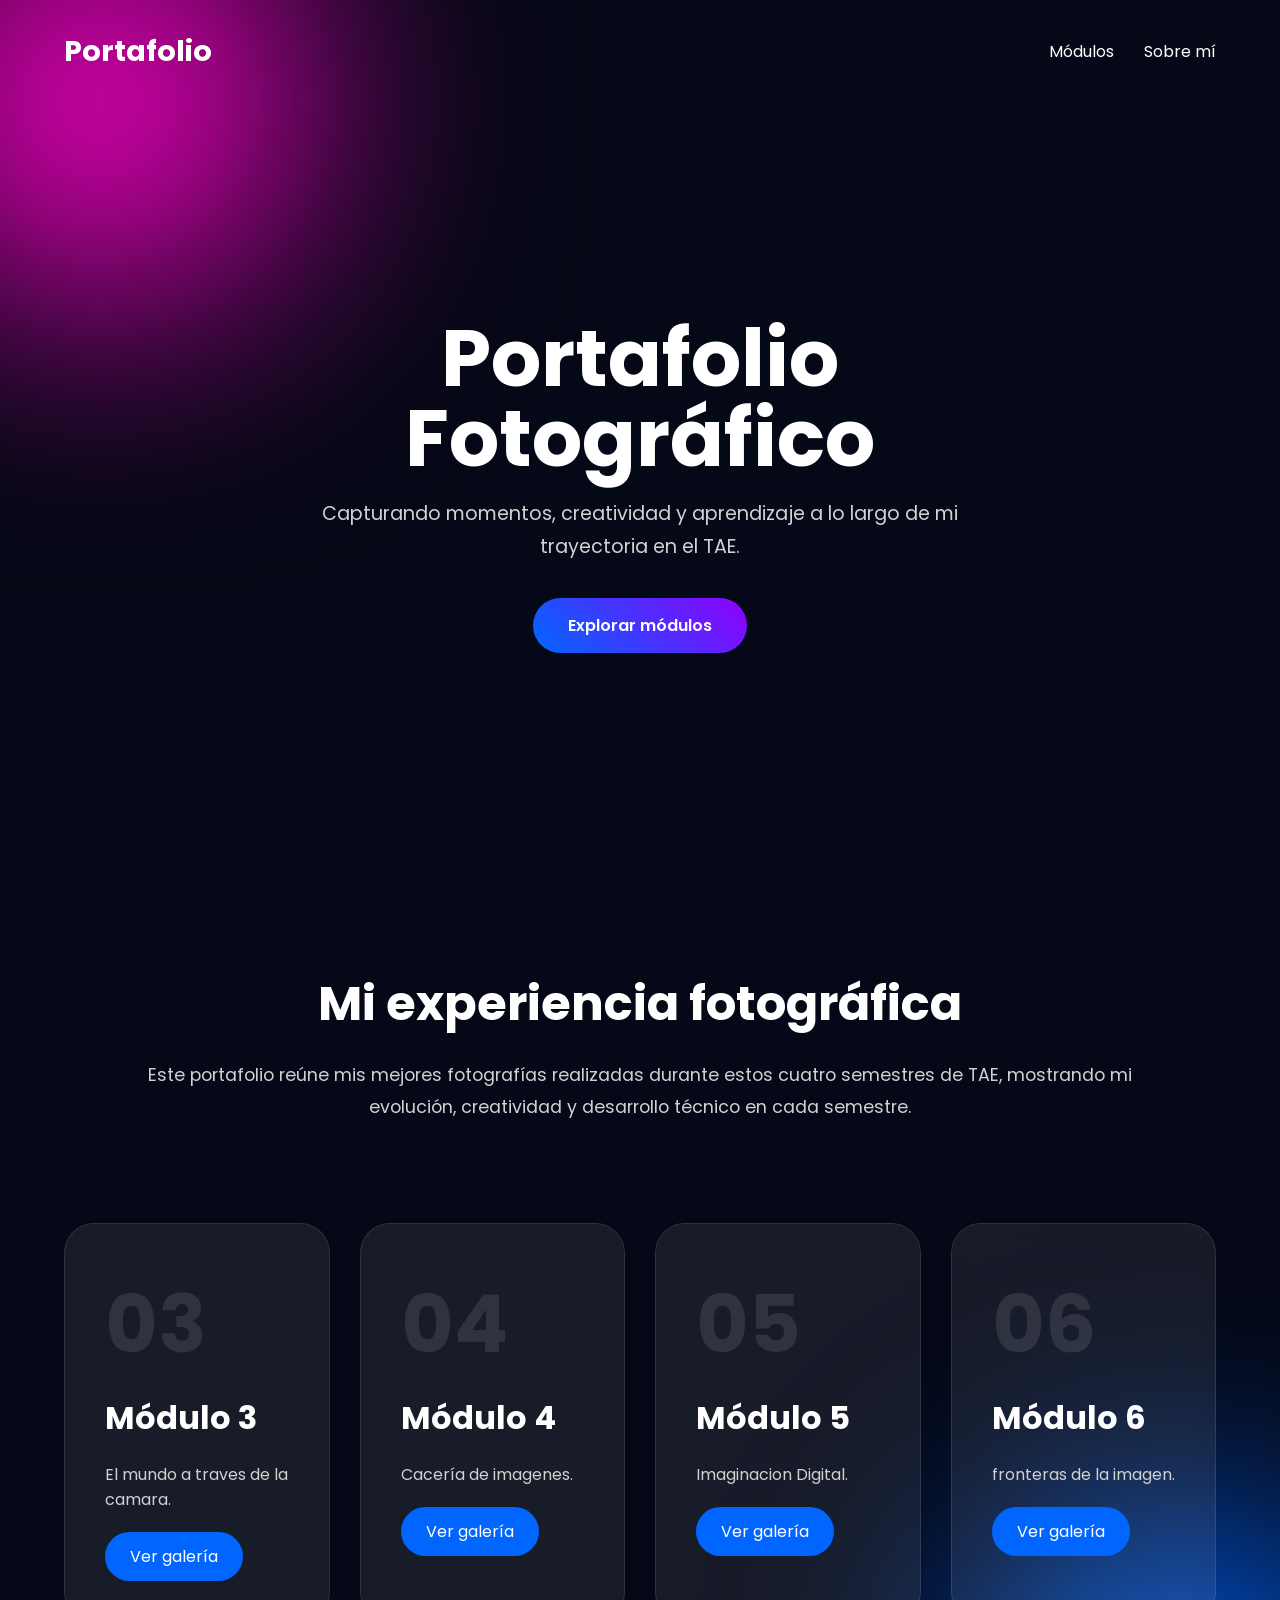
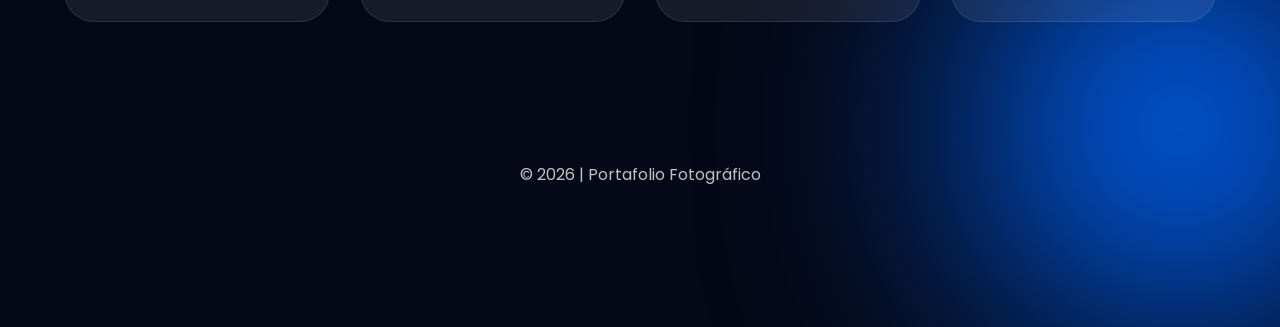
<file: index.html>
<!DOCTYPE html>
<html lang="es">
<head>
<meta charset="UTF-8">
<meta name="viewport" content="width=device-width, initial-scale=1.0">

<title>Portafolio Fotográfico</title>

<link rel="stylesheet" href="style.css">

<link rel="preconnect" href="https://fonts.googleapis.com">
<link href="https://fonts.googleapis.com/css2?family=Poppins:wght@300;400;500;600;700&display=swap" rel="stylesheet">

</head>
<body>

<div class="gradient gradient1"></div>
<div class="gradient gradient2"></div>

<header>

    <nav class="navbar">

        <div class="logo">
            Portafolio
        </div>

        <ul>
            <li><a href="#modulos">Módulos</a></li>
            <li><a href="#sobre">Sobre mí</a></li>
        </ul>

    </nav>

</header>

<section class="hero">

    <div class="hero-text">

        <h1>
            Portafolio<br>
            Fotográfico
        </h1>

        <p>
            Capturando momentos, creatividad y aprendizaje
            a lo largo de mi trayectoria en el TAE.
        </p>

        <a href="#modulos" class="hero-btn">
            Explorar módulos
        </a>

    </div>

</section>

<section class="about" id="sobre">

    <h2>Mi experiencia fotográfica</h2>

    <p>
        Este portafolio reúne mis mejores fotografías realizadas
        durante estos cuatro semestres de TAE, mostrando mi evolución,
        creatividad y desarrollo técnico en cada semestre.
    </p>

</section>

<section class="modules" id="modulos">

    <div class="module-card">
        <div class="number">03</div>
        <h3>Módulo 3</h3>
        <p>El mundo a traves de la camara.</p>

        <a href="modulo3.html">
            Ver galería
        </a>
    </div>

    <div class="module-card">
        <div class="number">04</div>
        <h3>Módulo 4</h3>
        <p>Cacería de imagenes.</p>

        <a href="modulo4.html">
            Ver galería
        </a>
    </div>

    <div class="module-card">
        <div class="number">05</div>
        <h3>Módulo 5</h3>
        <p>Imaginacion Digital.</p>

        <a href="modulo5.html">
            Ver galería
        </a>
    </div>

    <div class="module-card">
        <div class="number">06</div>
        <h3>Módulo 6</h3>
        <p>fronteras de la imagen.</p>

        <a href="modulo6.html">
            Ver galería
        </a>
    </div>

</section>

<footer>

    <p>
        © 2026 | Portafolio Fotográfico
    </p>

</footer>

</body>
</html>
</file>
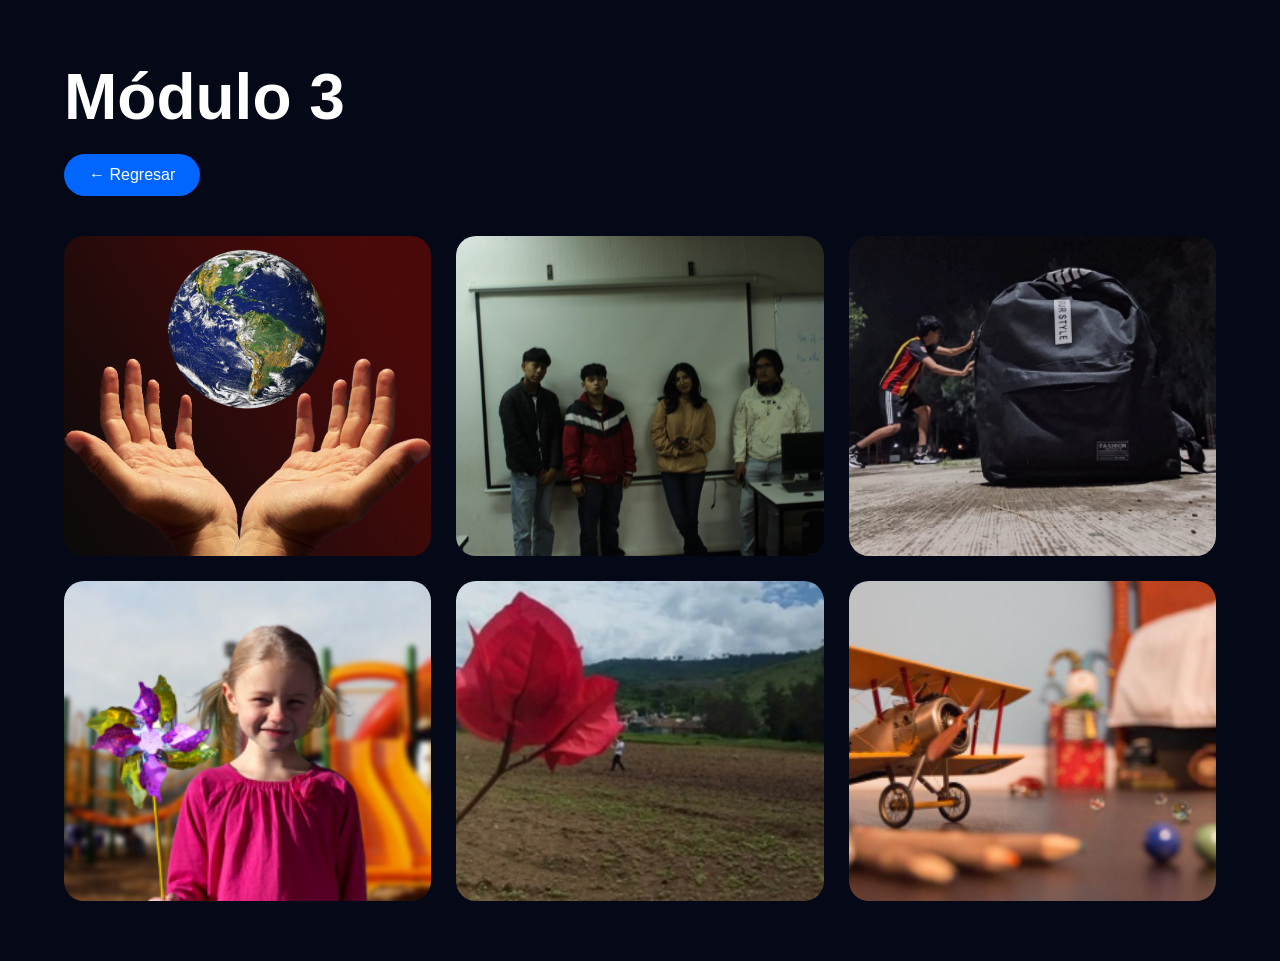
<file: modulo3.html>
<!DOCTYPE html>
<html lang="es">
<head>
<meta charset="UTF-8">
<meta name="viewport" content="width=device-width, initial-scale=1.0">

<title>Módulo 3</title>

<link rel="stylesheet" href="gallery.css">

</head>
<body>

<div class="container">

    <h1>Módulo 3</h1>

    <a href="index.html" class="back">
        ← Regresar
    </a>

    <div class="gallery">

        <img src="mundo fotografia.png">
        <img src="IMG-20241109-WA0017.jpg">
        <img src="Captura de pantalla 2026-05-29 182220.png">
        <img src="Captura de pantalla 2026-05-29 182047.png">
        <img src="Captura de pantalla 2026-05-29 181842.png">
        <img src="Captura de pantalla 2026-05-29 182658.png">

    </div>

</div>

</body>
</html>
</file>
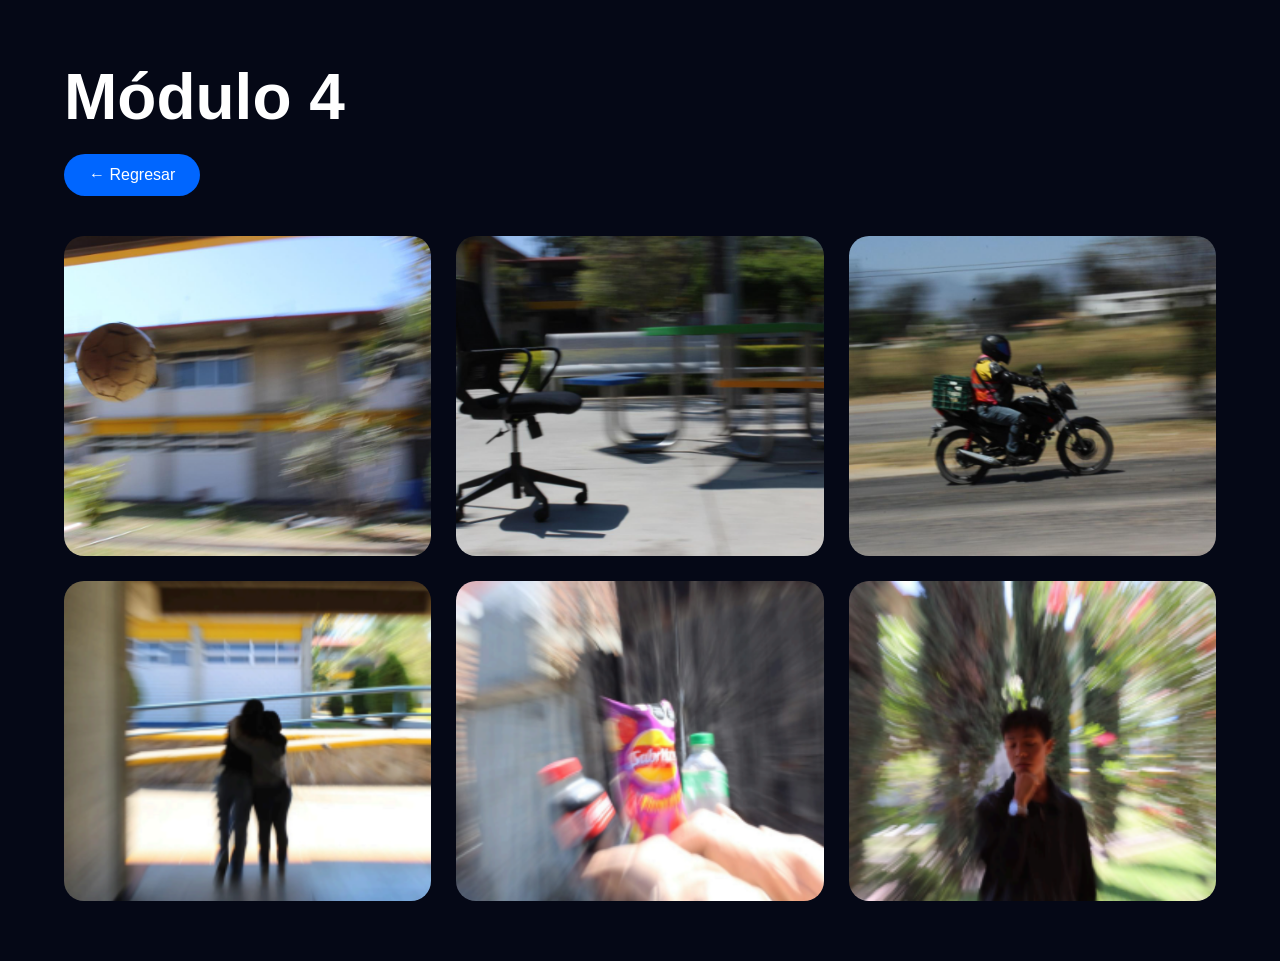
<file: modulo4.html>
<!DOCTYPE html>
<html lang="es">
<head>
<meta charset="UTF-8">
<meta name="viewport" content="width=device-width, initial-scale=1.0">

<title>Módulo 4</title>

<link rel="stylesheet" href="gallery.css">

</head>
<body>

<div class="container">

    <h1>Módulo 4</h1>

    <a href="index.html" class="back">
        ← Regresar
    </a>

    <div class="gallery">

        <img src="Captura de pantalla 2026-05-29 180215.png">
        <img src="Captura de pantalla 2026-05-29 180303.png">
        <img src="Captura de pantalla 2026-05-29 180359.png">
        <img src="Captura de pantalla 2026-05-29 180636.png">
        <img src="Captura de pantalla 2026-05-29 180733.png">
        <img src="Captura de pantalla 2026-05-29 180845.png">

    </div>

</div>

</body>
</html>
</file>
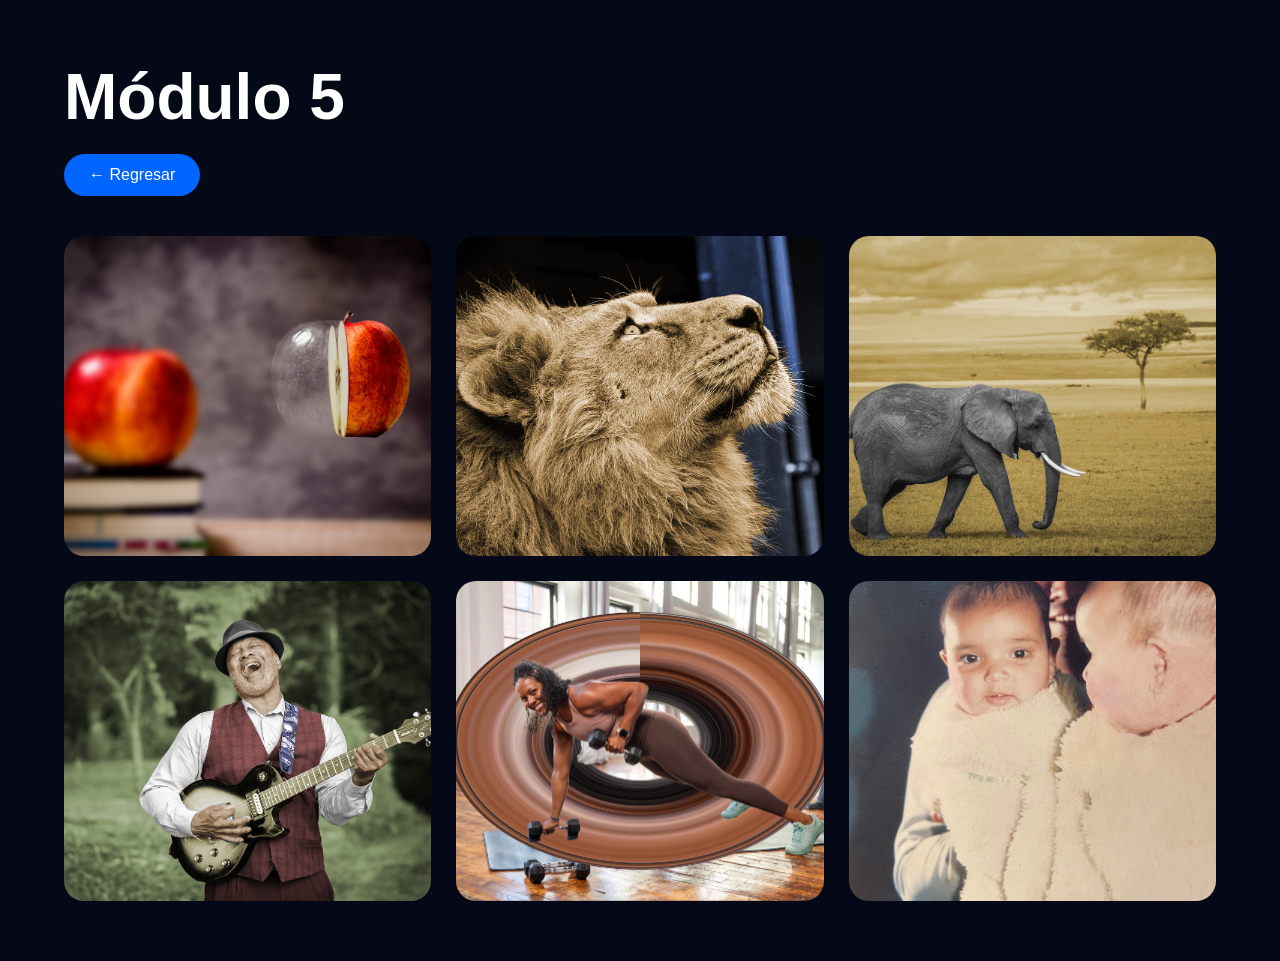
<file: modulo5.html>
<!DOCTYPE html>
<html lang="es">
<head>
<meta charset="UTF-8">
<meta name="viewport" content="width=device-width, initial-scale=1.0">

<title>Módulo 5</title>

<link rel="stylesheet" href="gallery.css">

</head>
<body>

<div class="container">

    <h1>Módulo 5</h1>

    <a href="index.html" class="back">
        ← Regresar
    </a>

    <div class="gallery">

        <img src="manzanita.jpg">
        <img src="leom.jpg">
        <img src="elefante.jpg">
        <img src="negrito.jpg">
        <img src="Actividad 7_ Coordenadas Polares (6 sept 2025 a la(s) 11_24).jpg">
        <img src="Actividad 6_ Restauración (5 sept 2025 a la(s) 12_01).jpg">

    </div>

</div>

</body>
</html>
</file>
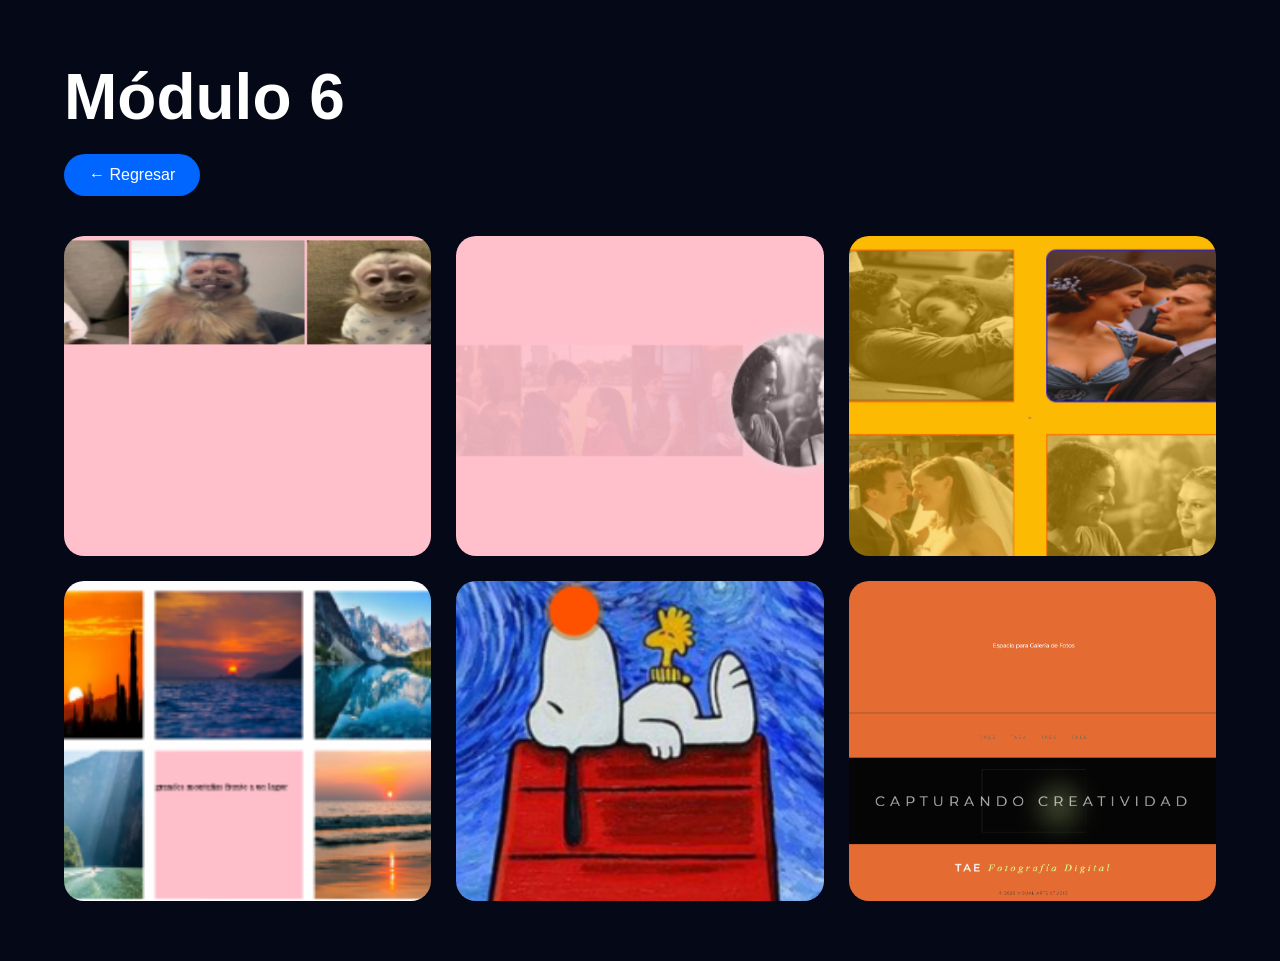
<file: modulo6.html>
<!DOCTYPE html>
<html lang="es">
<head>
<meta charset="UTF-8">
<meta name="viewport" content="width=device-width, initial-scale=1.0">

<title>Módulo 6</title>

<link rel="stylesheet" href="gallery.css">

</head>
<body>

<div class="container">

    <h1>Módulo 6</h1>

    <a href="index.html" class="back">
        ← Regresar
    </a>

    <div class="gallery">

        <img src="Captura de pantalla 2026-05-29 170933.png">
        <img src="Captura de pantalla 2026-05-29 170813.png">
        <img src="Captura de pantalla 2026-05-29 170616.png">
        <img src="Captura de pantalla 2026-05-29 170457.png">
        <img src="Captura de pantalla 2026-05-29 170320.png">
        <img src="Captura de pantalla 2026-05-02 094716.png">

    </div>

</div>

</body>
</html>
</file>
<file: style.css>
*{
    margin:0;
    padding:0;
    box-sizing:border-box;
    scroll-behavior:smooth;
}

body{
    font-family:'Poppins',sans-serif;
    background:#050816;
    color:white;
    overflow-x:hidden;
    position:relative;
}

/* FONDOS */

.gradient{
    position:absolute;
    border-radius:50%;
    filter:blur(130px);
    z-index:-1;
}

.gradient1{
    width:400px;
    height:400px;
    background:#ff00c8;
    top:-100px;
    left:-100px;
}

.gradient2{
    width:400px;
    height:400px;
    background:#0066ff;
    bottom:-100px;
    right:-100px;
}

/* NAVBAR */

.navbar{
    width:90%;
    margin:auto;
    padding:30px 0;
    display:flex;
    justify-content:space-between;
    align-items:center;
}

.logo{
    font-size:1.8rem;
    font-weight:700;
}

.navbar ul{
    display:flex;
    gap:30px;
    list-style:none;
}

.navbar a{
    color:white;
    text-decoration:none;
    transition:0.3s;
}

.navbar a:hover{
    color:#6ea8ff;
}

/* HERO */

.hero{
    min-height:85vh;
    display:flex;
    align-items:center;
    justify-content:center;
    text-align:center;
    padding:20px;
}

.hero-text h1{
    font-size:5rem;
    line-height:1;
    margin-bottom:20px;
}

.hero-text p{
    max-width:700px;
    margin:auto;
    color:#d1d1d1;
    font-size:1.2rem;
    line-height:1.7;
}

.hero-btn{
    display:inline-block;
    margin-top:35px;
    padding:15px 35px;
    background:linear-gradient(45deg,#0066ff,#8f00ff);
    border-radius:50px;
    text-decoration:none;
    color:white;
    font-weight:600;
    transition:0.4s;
}

.hero-btn:hover{
    transform:scale(1.08);
}

/* ABOUT */

.about{
    width:90%;
    max-width:1000px;
    margin:100px auto;
    text-align:center;
}

.about h2{
    font-size:3rem;
    margin-bottom:20px;
}

.about p{
    color:#d1d1d1;
    line-height:1.8;
    font-size:1.1rem;
}

/* MODULES */

.modules{
    width:90%;
    max-width:1200px;
    margin:auto;
    display:grid;
    grid-template-columns:repeat(auto-fit,minmax(250px,1fr));
    gap:30px;
    padding-bottom:100px;
}

.module-card{
    background:rgba(255,255,255,0.08);
    border:1px solid rgba(255,255,255,0.1);
    backdrop-filter:blur(10px);
    border-radius:30px;
    padding:40px;
    transition:0.4s;
    position:relative;
    overflow:hidden;
}

.module-card:hover{
    transform:translateY(-10px);
    box-shadow:0 0 40px rgba(255,255,255,0.1);
}

.number{
    font-size:5rem;
    opacity:0.1;
    font-weight:700;
}

.module-card h3{
    font-size:2rem;
    margin-top:10px;
}

.module-card p{
    margin:20px 0;
    color:#d1d1d1;
}

.module-card a{
    display:inline-block;
    padding:12px 25px;
    background:#0066ff;
    border-radius:30px;
    color:white;
    text-decoration:none;
    transition:0.3s;
}

.module-card a:hover{
    background:#458cff;
}

/* FOOTER */

footer{
    text-align:center;
    padding:40px;
    color:#c2c2c2;
}

/* RESPONSIVE */

@media(max-width:768px){

    .hero-text h1{
        font-size:3.2rem;
    }

    .about h2{
        font-size:2.3rem;
    }

    .navbar{
        flex-direction:column;
        gap:20px;
    }

}
</file>
<file: gallery.css>
*{
    margin:0;
    padding:0;
    box-sizing:border-box;
}

body{
    background:#050816;
    color:white;
    font-family:'Poppins',sans-serif;
}

.container{
    width:90%;
    margin:auto;
    padding:60px 0;
}

h1{
    font-size:4rem;
    margin-bottom:20px;
}

.back{
    display:inline-block;
    margin-bottom:40px;
    color:white;
    text-decoration:none;
    background:#0066ff;
    padding:12px 25px;
    border-radius:30px;
}

.gallery{
    display:grid;
    grid-template-columns:repeat(auto-fit,minmax(300px,1fr));
    gap:25px;
}

.gallery img{
    width:100%;
    height:320px;
    object-fit:cover;
    border-radius:20px;
    transition:0.4s;
    cursor:pointer;
}

.gallery img:hover{
    transform:scale(1.04);
}
</file>
